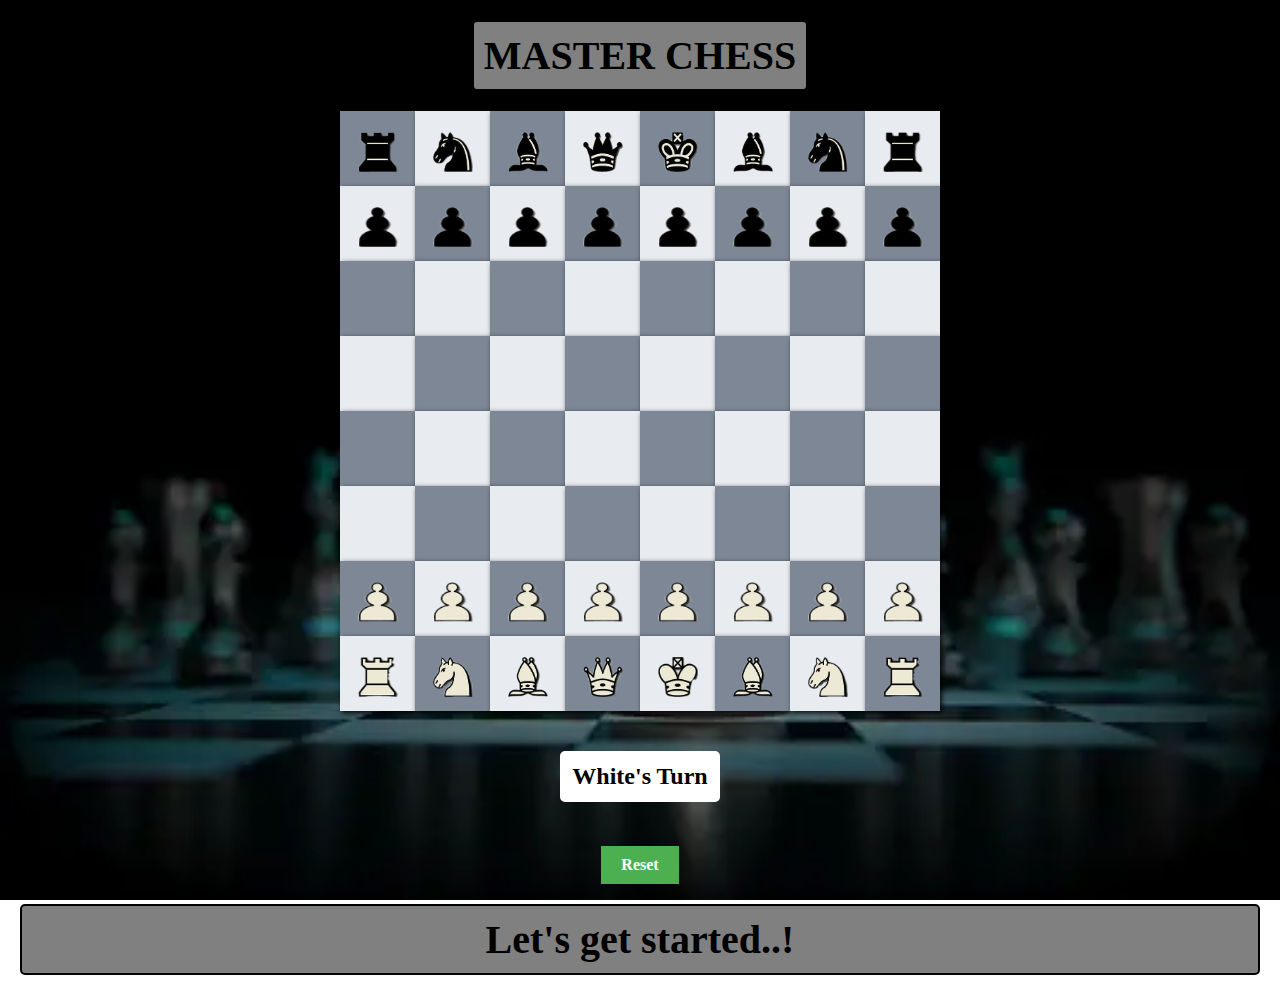
<file: index.html>
<!DOCTYPE html>
<html lang="en">
<head>
    <meta charset="UTF-8">
    <meta http-equiv="X-UA-Compatible" content="IE-edge">
    <meta name="viewport" content="width=device-width, initial-scale=1.0">
    <title>Chess Game</title>
    <link rel="stylesheet" href="style.css">
</head>
<body>
    <div class="completeBody">
    <div class="container">
        <h1>MASTER CHESS</h1>
        <ul>
            <div class="div" id="row8">
                <li class="box hovers" id="b801">Brook</li>
                <li class="box hovers" id="b802">Bknight</li>
                <li class="box hovers" id="b803">Bbishop</li>
                <li class="box hovers" id="b804">Bqueen</li>
                <li class="box hovers" id="b805">Bking</li>
                <li class="box hovers" id="b806">Bbishop</li>
                <li class="box hovers" id="b807">Bknight</li>
                <li class="box hovers" id="b808">Brook</li>                 
            </div>

            <div class="div" id="row7">
                <li class="box hovers" id="b701">Bpawn</li>
                <li class="box hovers" id="b702">Bpawn</li>
                <li class="box hovers" id="b703">Bpawn</li>
                <li class="box hovers" id="b704">Bpawn</li>
                <li class="box hovers" id="b705">Bpawn</li>
                <li class="box hovers" id="b706">Bpawn</li>
                <li class="box hovers" id="b707">Bpawn</li>
                <li class="box hovers" id="b708">Bpawn</li> 
            </div>

            <div class="div" id="row6">
                <li class="box hovers" id="b601"></li>
                <li class="box hovers" id="b602"></li>
                <li class="box hovers" id="b603"></li>
                <li class="box hovers" id="b604"></li>
                <li class="box hovers" id="b605"></li>
                <li class="box hovers" id="b606"></li>
                <li class="box hovers" id="b607"></li>
                <li class="box hovers" id="b608"></li> 
            </div>

            <div class="div" id="row5">
                <li class="box hovers" id="b501"></li>
                <li class="box hovers" id="b502"></li>
                <li class="box hovers" id="b503"></li>
                <li class="box hovers" id="b504"></li>
                <li class="box hovers" id="b505"></li>
                <li class="box hovers" id="b506"></li>
                <li class="box hovers" id="b507"></li>
                <li class="box hovers" id="b508"></li> 
            </div>

            <div class="div" id="row4">
                <li class="box hovers" id="b401"></li>
                <li class="box hovers" id="b402"></li>
                <li class="box hovers" id="b403"></li>
                <li class="box hovers" id="b404"></li>
                <li class="box hovers" id="b405"></li>
                <li class="box hovers" id="b406"></li>
                <li class="box hovers" id="b407"></li>
                <li class="box hovers" id="b408"></li> 
            </div>

            <div class="div" id="row3">
                <li class="box hovers" id="b301"></li>
                <li class="box hovers" id="b302"></li>
                <li class="box hovers" id="b303"></li>
                <li class="box hovers" id="b304"></li>
                <li class="box hovers" id="b305"></li>
                <li class="box hovers" id="b306"></li>
                <li class="box hovers" id="b307"></li>
                <li class="box hovers" id="b308"></li> 
            </div>

            <div class="div" id="row2">
                <li class="box hovers" id="b201">Wpawn</li>
                <li class="box hovers" id="b202">Wpawn</li>
                <li class="box hovers" id="b203">Wpawn</li>
                <li class="box hovers" id="b204">Wpawn</li>
                <li class="box hovers" id="b205">Wpawn</li>
                <li class="box hovers" id="b206">Wpawn</li>
                <li class="box hovers" id="b207">Wpawn</li>
                <li class="box hovers" id="b208">Wpawn</li> 
            </div>

            <div class="div" id="row1">
                <li class="box hovers" id="b101">Wrook</li>
                <li class="box hovers" id="b102">Wknight</li>
                <li class="box hovers" id="b103">Wbishop</li>
                <li class="box hovers" id="b104">Wqueen</li>
                <li class="box hovers" id="b105">Wking</li>
                <li class="box hovers" id="b106">Wbishop</li>
                <li class="box hovers" id="b107">Wknight</li>
                <li class="box hovers" id="b108">Wrook</li> 
            </div>
        </ul>
        <h2 id="tog">White's Turn </h2>
        <h2 id="reset-btn">Reset</h2>
    </div>
</div>
<h1 id="game-over">
    <!-- <h1>GAME OVER</h1><a href="www.google.com"></a> -->
    Let's get started..!
</h1>
<script src="script.js"></script>
</body>
</html>
</file>
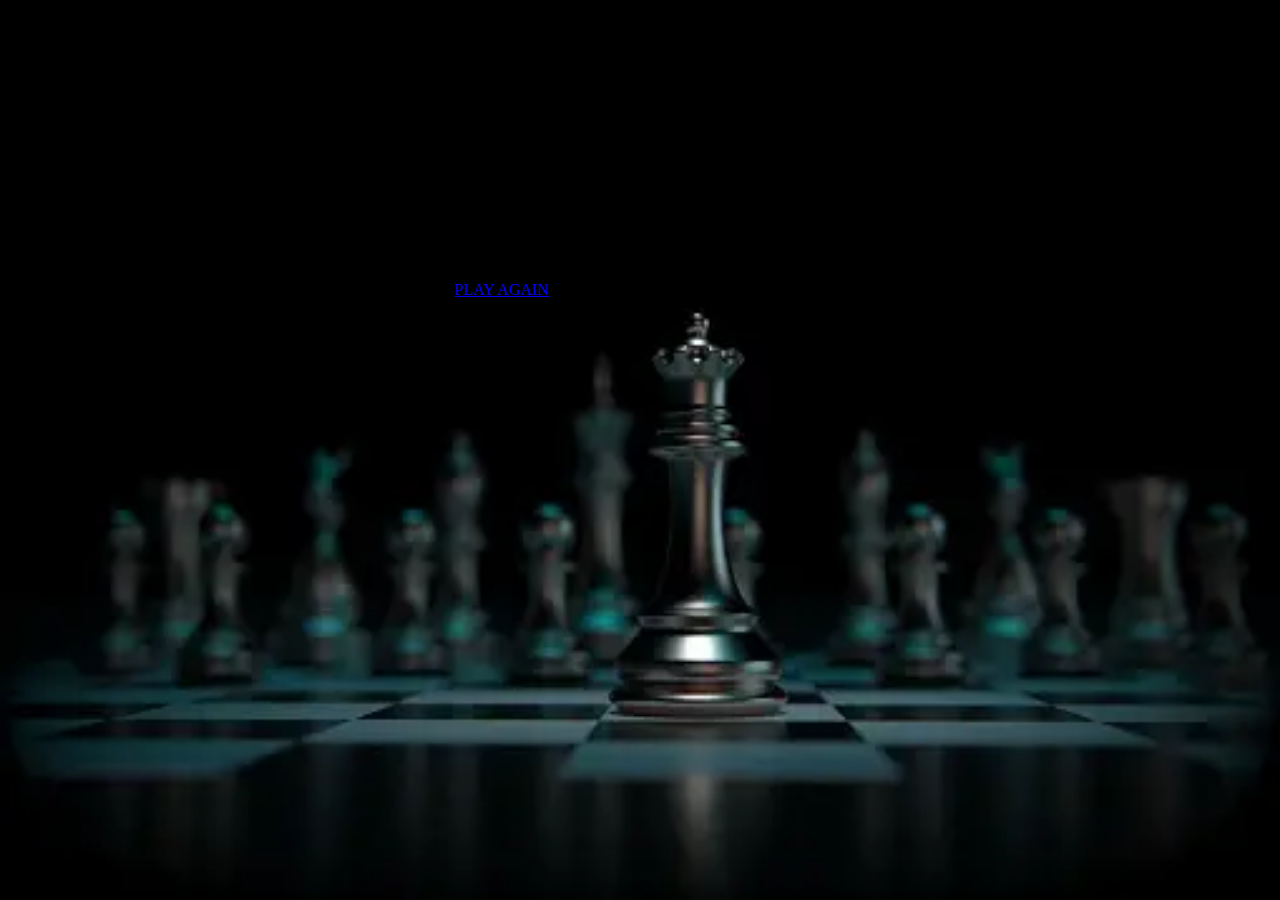
<file: game_over.html>
<!DOCTYPE html>
<html lang="en">
<head>
    <meta charset="UTF-8">
    <meta name="viewport" content="width=device-width, initial-scale=1.0">
    <title>Game Over</title>
    <link rel="stylesheet" href="./game_over.css"/>
    <link href="https://cdn.jsdelivr.net/npm/bootstrap@5.0.2/dist/css/bootstrap.min.css" rel="stylesheet" integrity="sha384-EVSTQN3/azprG1Anm3QDgpJLIm9Nao0Yz1ztcQTwFspd3yD65VohhpuuCOmLASjC" crossorigin="anonymous">
</head>
<body class="game_over">
  <script src="https://cdn.jsdelivr.net/npm/bootstrap@5.0.2/dist/js/bootstrap.bundle.min.js" integrity="sha384-MrcW6ZMFYlzcLA8Nl+NtUVF0sA7MsXsP1UyJoMp4YLEuNSfAP+JcXn/tWtIaxVXM" crossorigin="anonymous"></script>
  <script src="https://cdn.jsdelivr.net/npm/@popperjs/core@2.9.2/dist/umd/popper.min.js" integrity="sha384-IQsoLXl5PILFhosVNubq5LC7Qb9DXgDA9i+tQ8Zj3iwWAwPtgFTxbJ8NT4GN1R8p" crossorigin="anonymous"></script>
  <script src="https://cdn.jsdelivr.net/npm/bootstrap@5.0.2/dist/js/bootstrap.min.js" integrity="sha384-cVKIPhGWiC2Al4u+LWgxfKTRIcfu0JTxR+EQDz/bgldoEyl4H0zUF0QKbrJ0EcQF" crossorigin="anonymous"></script>
    <div>
    <div class="card text-center text-white bg-secondary card_game">
        <div class="card-body">
          <h2 class="card-title">GAME OVER</h2>
          <p class="card-text">If you want to restart the game click on the button bellow.</p>
          <a href=" https://pavuluru-5.github.io/Chess_Start_Game/ " class="btn btn-primary">PLAY AGAIN</a>
        </div>
      </div>
      </div>
</body>
</html>
</file>
<file: style.css>
*{
    margin: 0;
    padding: 0;
}

body{
    /* background-image: linear-gradient(262.72deg, #4c4c4d 0.01%, #01000a 99.6%); */
    /* background-image: url(background.jpg)  ; */
    background: url("backgrond.webp") no-repeat fixed center;
    background-size: 100% 100%;
    /* background-repeat: no-repeat; */
}

.completeBody{
    display: flex;
    place-items: center;
    justify-content: center;
    overflow-x: hidden;
}

.container{
    display: grid;
    place-items: center;
    justify-content: center;
}

.div{
    display: flex;
}

ul{
    display: grid;
    grid-template-columns: 1fr;
}

li{
    list-style-type: none;
    display: grid;
    place-items: center;
    font-size: 0;
}

.box{
    /* margin: -5px; */
    width: 75px;
    height: 75px;
    box-shadow: 2px 2px 5px rgba(0, 0, 0, 0.9);
    /* align-items: center; */
}

.hovers:hover{
    /* z-index: 2;
    transform: translate(10px, -10px);
    animation: neonBlueText 1.5s ease-in-out infinite alternate; */
    background-color: red;
}

h1{
    margin: 20px;
    font-size: 2.5rem;
    text-align: center;
    color: black;
    border: 2px solid black;
    padding: 10px;
    background-color: grey;
    border-radius: 5px;
}

#tog{
    margin: 40px 0px;
    font-size: 1.5rem;
    text-align: left;
    background-color: #fff;
    color: #000;
    border: 2px solid #fff;
    padding: 10px;
    border-radius: 5px;
}

#reset-btn{
    background-color: #4CAF50;
    border: none;
    color: white;
    padding: 10px 20px;
    text-align: center;
    text-decoration: none;
    display: inline-block;
    font-size: 16px;
    margin-top: 4px;
    cursor: pointer; 
}

.all-img{
    width: 40px;
    position: relative;
    bottom: 5px;
}

.all-pawn{
    transform: scale(.7);
}

.authcont{
    width: 100vw;
}

.author{
    float: right;
    margin-right: 50px;
}

@media (max-width : 650px){
    .box{
        width: 20px;
        height: 20px;
    }
    .all-img{
        width: 7vw;
        height: 8vw;
    }
    #tog{
        margin: 30px 0px;
        font-size: 20px;
    }
    #reset-btn{
        font-size: 10px;
    }
    h1{
        font-size: 30px;
    }
}

@media (max-width:400px){
    h1{
        font-size: 20px;
    }
    #tog{
        margin: 30px 0px;
        font-size: 20px;
    }
}
</file>
<file: game_over.css>
.game_over{
    align-items: center; 
    place-items: center;
    background: url("backgrond.webp") no-repeat fixed center;
    background-size: 100% 100%;
}

.card_game{
    margin: 200px 300px 200px 300px;
}
</file>
